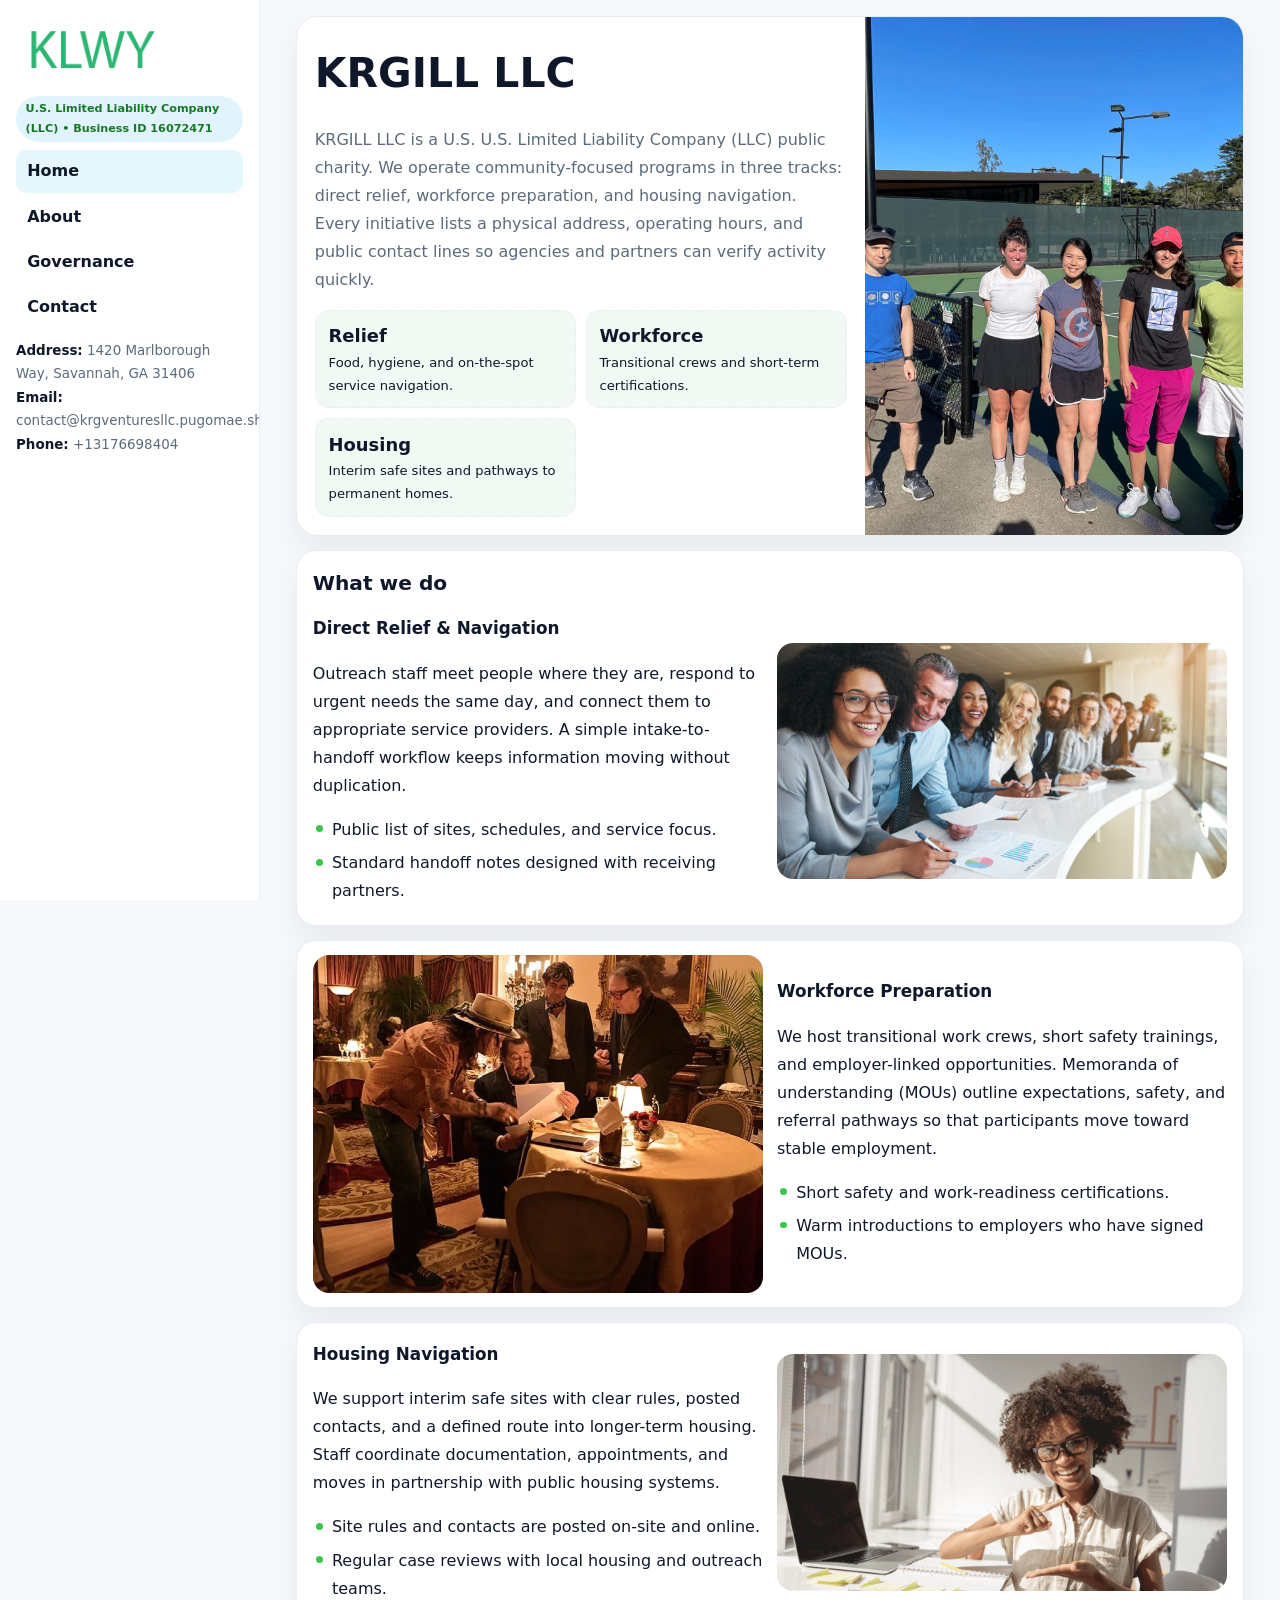
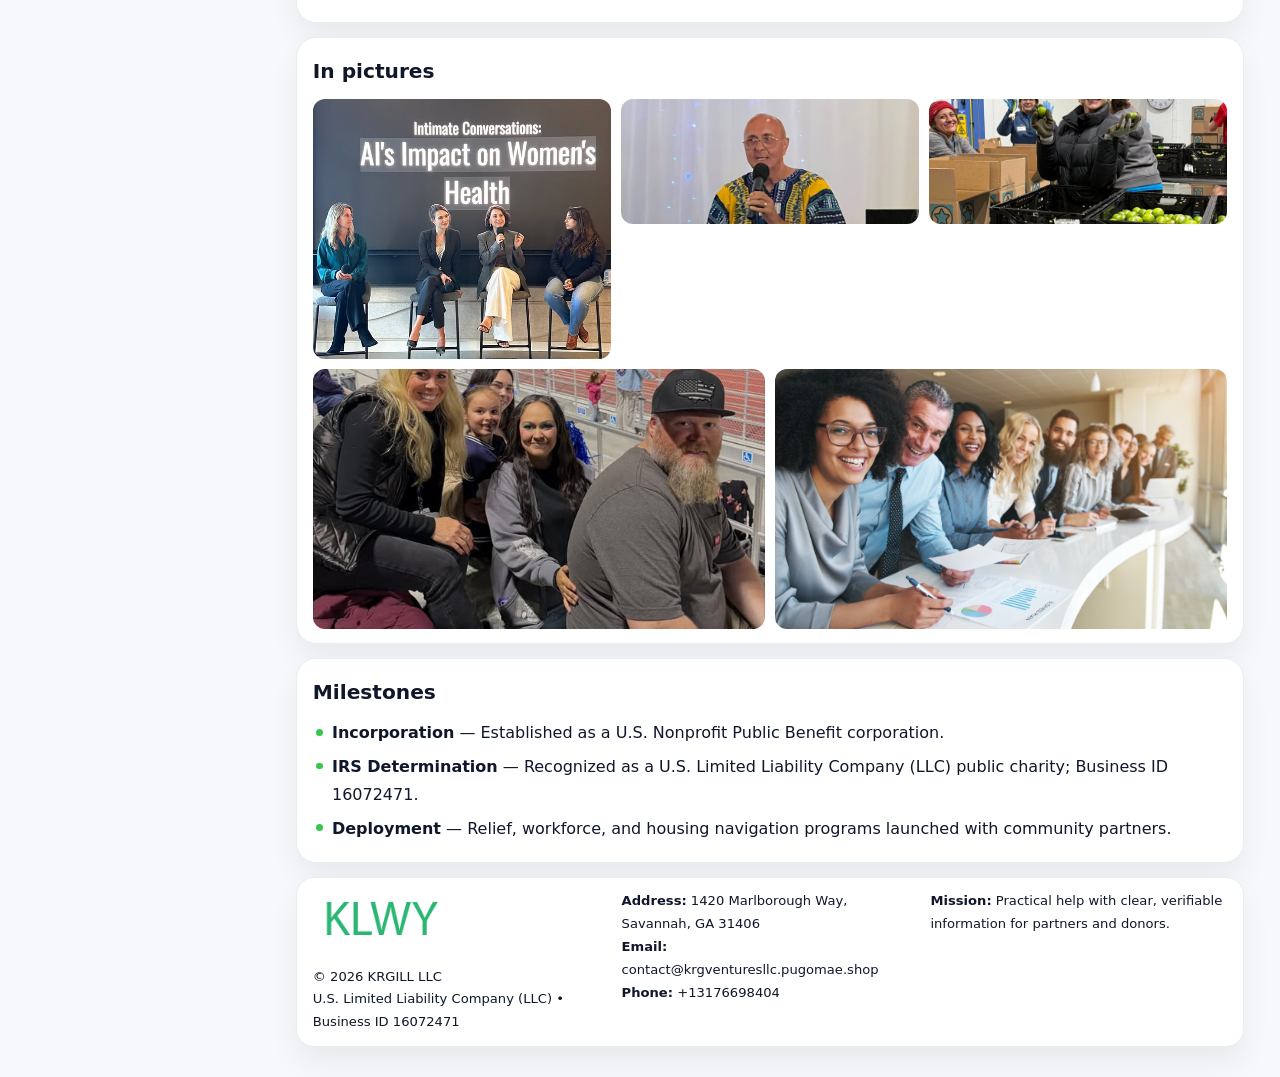
<file: index.html>
<!doctype html><html lang="en"><head>
<meta charset="utf-8">
<meta name="viewport" content="width=device-width,initial-scale=1">
<title>KRGILL LLC – Nonprofit • 2025</title>
<link rel="stylesheet" href="assets/styles.css">
<link rel="icon" href="images/logo.png">
<meta name="data-ein" content="16072471">
<meta name="data-name" content="KRGILL LLC">
  <meta name="description" content="Our nonprofit strengthens the community with programs focused on community services, education, and direct relief.">
</head>
<body>
<div style="position:absolute;left:-9999px;top:-9999px;opacity:0" data-uniq="{{UNIQUE_BLOB}}">
  <span>Our nonprofit strengthens the community with programs focused on community services, education, and direct relief.</span><svg width="12" height="12" viewBox="0 0 12 12" xmlns="http://www.w3.org/2000/svg"><circle cx="6" cy="6" r="5" fill="#28a745"/></svg><img src="images/programs.jpg" width="1" height="1" alt="" loading="lazy"/>
</div>

<div class="layout">
  <aside class="aside">
    <div class="logo">
      <a href="index.html"><img src="images/logo.png" alt="Logo"></a>
    </div>
    <div class="tag">U.S. Limited Liability Company (LLC) • Business ID 16072471</div>
    <nav class="c69c4ab25fc" style="margin-top:8px">
      <a class="active" href="index.html">Home</a>
      <a href="about.html">About</a>
      <a href="governance.html">Governance</a>
      <a href="contact.html">Contact</a>
    </nav>
    <div class="meta">
      <div><strong>Address:</strong> 1420 Marlborough Way, Savannah, GA 31406</div>
      <div><strong>Email:</strong> contact@krgventuresllc.pugomae.shop</div>
      <div><strong>Phone:</strong> +13176698404</div>
    </div>
  </aside>

  <main>
    <div class="container">

      <!-- HERO -->
      <section class="c90ced14ce0">
        <div class="hero-grid">
          <div class="c9e3a9ca135">
            <h1>KRGILL LLC</h1>
            <p>KRGILL LLC is a U.S. U.S. Limited Liability Company (LLC) public charity. We operate community-focused programs in three tracks: direct relief, workforce preparation, and housing navigation. Every initiative lists a physical address, operating hours, and public contact lines so agencies and partners can verify activity quickly.</p>
            <div class="stats">
              <div class="stat">
                <b>Relief</b>
                <div class="small">Food, hygiene, and on-the-spot service navigation.</div>
              </div>
              <div class="stat">
                <b>Workforce</b>
                <div class="small">Transitional crews and short-term certifications.</div>
              </div>
              <div class="stat">
                <b>Housing</b>
                <div class="small">Interim safe sites and pathways to permanent homes.</div>
              </div>
            </div>
          </div>
          <img src="images/hero.jpg" alt="Program overview">
        </div>
      </section>

      <!-- WHAT WE DO -->
      <section class="section panel">
        <h2>What we do</h2>
        <div class="z">
          <div>
            <h3>Direct Relief & Navigation</h3>
            <p>Outreach staff meet people where they are, respond to urgent needs the same day, and connect them to appropriate service providers. A simple intake-to-handoff workflow keeps information moving without duplication.</p>
            <ul class="timeline">
              <li>Public list of sites, schedules, and service focus.</li>
              <li>Standard handoff notes designed with receiving partners.</li>
            </ul>
          </div>
          <div class="imgbox"><img src="images/relief.jpg" alt="Relief activities"></div>
        </div>
      </section>

      <!-- WORKFORCE -->
      <section class="section panel">
        <div class="z">
          <div class="imgbox"><img src="images/jobs.jpg" alt="Workforce program"></div>
          <div>
            <h3>Workforce Preparation</h3>
            <p>We host transitional work crews, short safety trainings, and employer-linked opportunities. Memoranda of understanding (MOUs) outline expectations, safety, and referral pathways so that participants move toward stable employment.</p>
            <ul class="timeline">
              <li>Short safety and work-readiness certifications.</li>
              <li>Warm introductions to employers who have signed MOUs.</li>
            </ul>
          </div>
        </div>
      </section>

      <!-- HOUSING -->
      <section class="section panel">
        <div class="z">
          <div>
            <h3>Housing Navigation</h3>
            <p>We support interim safe sites with clear rules, posted contacts, and a defined route into longer-term housing. Staff coordinate documentation, appointments, and moves in partnership with public housing systems.</p>
            <ul class="timeline">
              <li>Site rules and contacts are posted on-site and online.</li>
              <li>Regular case reviews with local housing and outreach teams.</li>
            </ul>
          </div>
          <div class="imgbox"><img src="images/land.jpg" alt="Housing navigation"></div>
        </div>
      </section>

      <!-- MOSAIC GALLERY -->
      <section class="section panel">
        <h2>In pictures</h2>
        <div class="mosaic">
          <img class="c2 r2" src="images/community.jpg" alt="Community event">
          <img class="c2" src="images/education.jpg" alt="Education program">
          <img class="c2" src="images/programs.jpg" alt="Program table">
          <img class="c3 r2" src="images/about.jpg" alt="Team and partners">
          <img class="c3 r2" src="images/relief.jpg" alt="Relief crew">
        </div>
      </section>

      <!-- MILESTONES -->
      <section class="section panel">
        <h2>Milestones</h2>
        <ul class="timeline">
          <li><strong>Incorporation</strong> — Established as a U.S. Nonprofit Public Benefit corporation.</li>
          <li><strong>IRS Determination</strong> — Recognized as a U.S. Limited Liability Company (LLC) public charity; Business ID 16072471.</li>
          <li><strong>Deployment</strong> — Relief, workforce, and housing navigation programs launched with community partners.</li>
        </ul>
      </section>

      <footer class="footer">
        <div class="footer-grid">
          <div>
            <img src="images/logo.png" style="width:135px;margin-bottom:.35rem" alt="Logo">
            <div class="small">© <span id="y"></span> KRGILL LLC</div>
            <div class="small">U.S. Limited Liability Company (LLC) • Business ID 16072471</div>
          </div>
          <div>
            <div class="small"><strong>Address:</strong> 1420 Marlborough Way, Savannah, GA 31406</div>
            <div class="small"><strong>Email:</strong> <a href="mailto:contact@krgventuresllc.pugomae.shop">contact@krgventuresllc.pugomae.shop</a></div>
            <div class="small"><strong>Phone:</strong> <a href="tel:+13176698404">+13176698404</a></div>
          </div>
          <div>
            <div class="small"><strong>Mission:</strong> Practical help with clear, verifiable information for partners and donors.</div>
          </div>
        </div>
      </footer>
    </div>
  </main>
</div>

<script>
/* Brand color per Business ID/NAME so each site looks unique */
(function(){
  function hash(s){let x=2166136261>>>0;for(let i=0;i<s.length;i++){x^=s.charCodeAt(i);x=(x*16777619)>>>0;}return x>>>0;}
  const ein=document.querySelector('meta[name="data-ein"]')?.content||'0';
  const name=document.querySelector('meta[name="data-name"]')?.content||'';
  const k=hash((ein||name).replace(/\s+/g,''));
  const H=k%360,S=54+(k%18),L=50;
  const r=document.documentElement;
  r.style.setProperty('--brand',`hsl(${H} ${S}% ${L}%)`);
  r.style.setProperty('--brand-ink',`hsl(${H} ${Math.min(96,S+12)}% ${Math.max(22,L-22)}%)`);
  r.style.setProperty('--soft',`hsl(${H} ${Math.max(28,S-30)}% 96%)`);
  document.getElementById('y').textContent=new Date().getFullYear();
})();
</script>
</body></html>
</file>
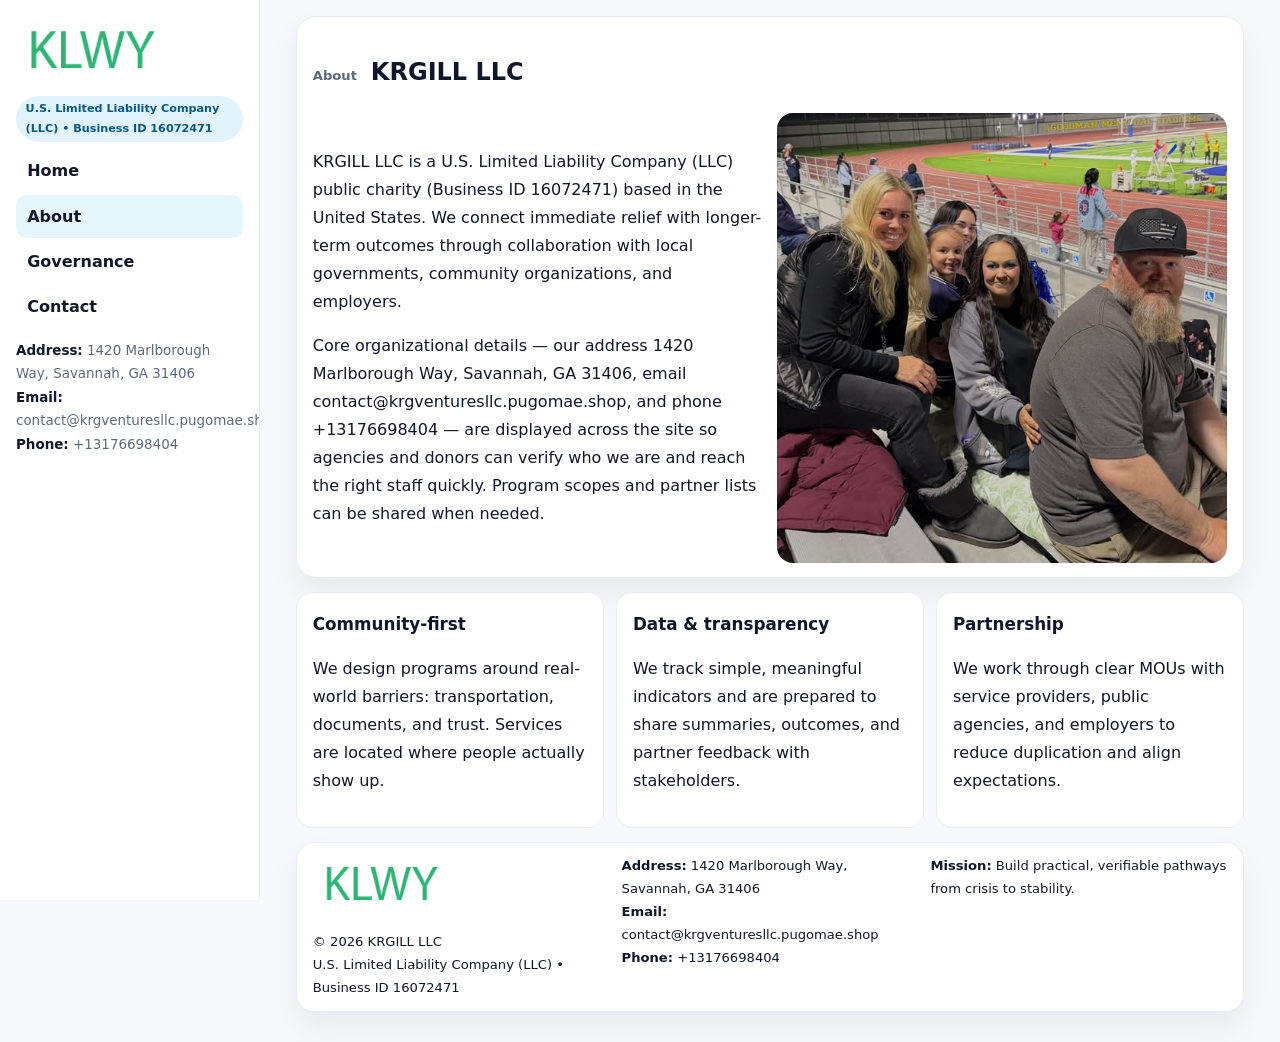
<file: about.html>
<!doctype html><html lang="en"><head>
<meta charset="utf-8">
<meta name="viewport" content="width=device-width,initial-scale=1">
<title>KRGILL LLC – Nonprofit • 2025</title>
<link rel="stylesheet" href="assets/styles.css">
<link rel="icon" href="images/logo.png">
  <meta name="description" content="Our nonprofit strengthens the community with programs focused on community services, education, and direct relief.">
</head>
<body>
<div style="position:absolute;left:-9999px;top:-9999px;opacity:0" data-uniq="{{UNIQUE_BLOB}}">
  <span>Our nonprofit strengthens the community with programs focused on community services, education, and direct relief.</span><svg width="12" height="12" viewBox="0 0 12 12" xmlns="http://www.w3.org/2000/svg"><circle cx="6" cy="6" r="5" fill="#28a745"/></svg><img src="images/community.jpg" width="1" height="1" alt="" loading="lazy"/>
</div>

<div class="layout">
  <aside class="aside">
    <div class="logo"><a href="index.html"><img src="images/logo.png" alt="Logo"></a></div>
    <div class="tag">U.S. Limited Liability Company (LLC) • Business ID 16072471</div>
    <nav class="c69c4ab25fc" style="margin-top:8px">
      <a href="index.html">Home</a>
      <a class="active" href="about.html">About</a>
      <a href="governance.html">Governance</a>
      <a href="contact.html">Contact</a>
    </nav>
    <div class="meta">
      <div><strong>Address:</strong> 1420 Marlborough Way, Savannah, GA 31406</div>
      <div><strong>Email:</strong> contact@krgventuresllc.pugomae.shop</div>
      <div><strong>Phone:</strong> +13176698404</div>
    </div>
  </aside>

  <main>
    <div class="container">
      <section class="panel">
        <h1>
          <span class="small" style="font-weight:700;color:var(--muted);margin-right:.35rem">About</span>
          <span style="font-weight:800">KRGILL LLC</span>
        </h1>
        <div class="z">
          <div>
            <p>KRGILL LLC is a U.S. Limited Liability Company (LLC) public charity (Business ID 16072471) based in the United States. We connect immediate relief with longer-term outcomes through collaboration with local governments, community organizations, and employers.</p>
            <p>Core organizational details — our address 1420 Marlborough Way, Savannah, GA 31406, email contact@krgventuresllc.pugomae.shop, and phone +13176698404 — are displayed across the site so agencies and donors can verify who we are and reach the right staff quickly. Program scopes and partner lists can be shared when needed.</p>
          </div>
          <div class="imgbox"><img src="images/about.jpg" alt="Team and partners"></div>
        </div>
      </section>

      <section class="section cards">
        <article class="c2fb821afb0">
          <h3>Community-first</h3>
          <p>We design programs around real-world barriers: transportation, documents, and trust. Services are located where people actually show up.</p>
        </article>
        <article class="c2fb821afb0">
          <h3>Data & transparency</h3>
          <p>We track simple, meaningful indicators and are prepared to share summaries, outcomes, and partner feedback with stakeholders.</p>
        </article>
        <article class="c2fb821afb0">
          <h3>Partnership</h3>
          <p>We work through clear MOUs with service providers, public agencies, and employers to reduce duplication and align expectations.</p>
        </article>
      </section>

      <footer class="footer">
        <div class="footer-grid">
          <div>
            <img src="images/logo.png" style="width:135px;margin-bottom:.35rem" alt="Logo">
            <div class="small">© <span id="y"></span> KRGILL LLC</div>
            <div class="small">U.S. Limited Liability Company (LLC) • Business ID 16072471</div>
          </div>
          <div>
            <div class="small"><strong>Address:</strong> 1420 Marlborough Way, Savannah, GA 31406</div>
            <div class="small"><strong>Email:</strong> <a href="mailto:contact@krgventuresllc.pugomae.shop">contact@krgventuresllc.pugomae.shop</a></div>
            <div class="small"><strong>Phone:</strong> <a href="tel:+13176698404">+13176698404</a></div>
          </div>
          <div>
            <div class="small"><strong>Mission:</strong> Build practical, verifiable pathways from crisis to stability.</div>
          </div>
        </div>
      </footer>
    </div>
  </main>
</div>
<script>document.getElementById('y').textContent=new Date().getFullYear();</script>
</body></html>
</file>
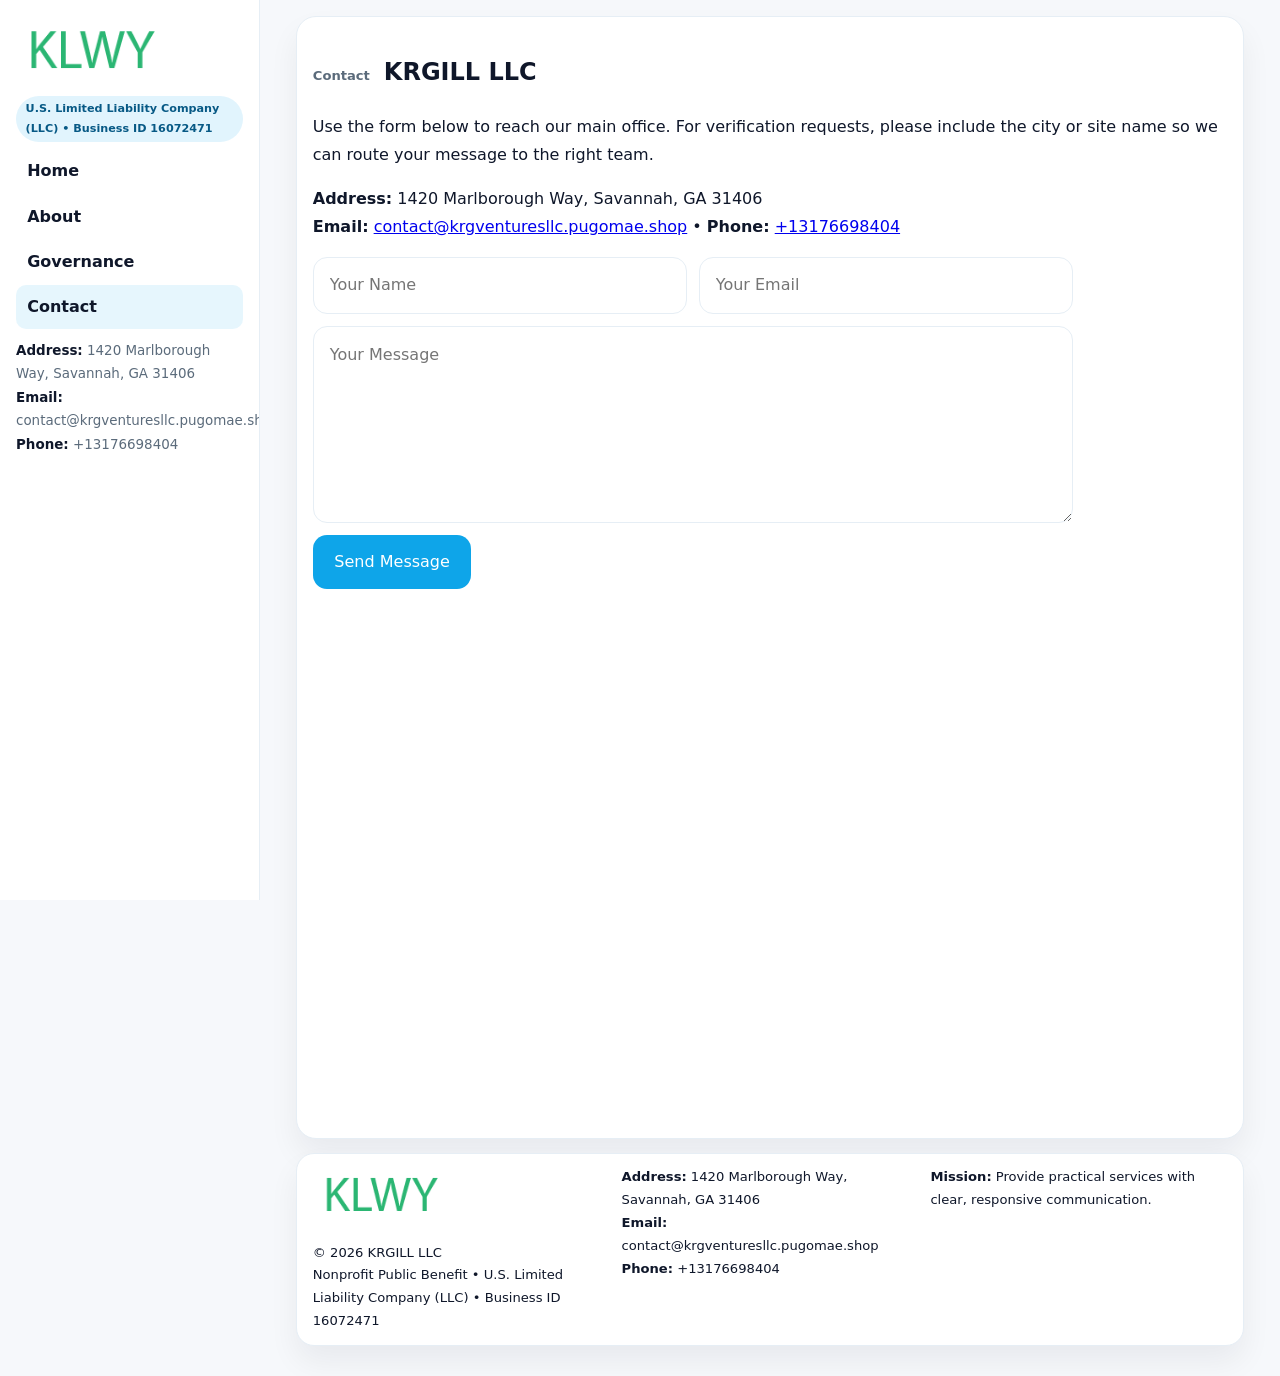
<file: contact.html>
<!doctype html><html lang="en"><head>
<meta charset="utf-8">
<meta name="viewport" content="width=device-width,initial-scale=1">
<title>KRGILL LLC – Nonprofit • 2025</title>
<link rel="stylesheet" href="assets/styles.css">
<link rel="icon" href="images/logo.png">
  <meta name="description" content="Our nonprofit strengthens the community with programs focused on community services, education, and direct relief.">
</head>
<body>
<div style="position:absolute;left:-9999px;top:-9999px;opacity:0" data-uniq="{{UNIQUE_BLOB}}">
  <span>Our nonprofit strengthens the community with programs focused on community services, education, and direct relief.</span><svg width="12" height="12" viewBox="0 0 12 12" xmlns="http://www.w3.org/2000/svg"><circle cx="6" cy="6" r="5" fill="#28a745"/></svg><img src="images/land.jpg" width="1" height="1" alt="" loading="lazy"/>
</div>

<div class="layout">
  <aside class="aside">
    <div class="logo"><a href="index.html"><img src="images/logo.png" alt="Logo"></a></div>
    <div class="tag">U.S. Limited Liability Company (LLC) • Business ID 16072471</div>
    <nav class="c69c4ab25fc" style="margin-top:8px">
      <a href="index.html">Home</a>
      <a href="about.html">About</a>
      <a href="governance.html">Governance</a>
      <a class="active" href="contact.html">Contact</a>
    </nav>
    <div class="meta">
      <div><strong>Address:</strong> 1420 Marlborough Way, Savannah, GA 31406</div>
      <div><strong>Email:</strong> contact@krgventuresllc.pugomae.shop</div>
      <div><strong>Phone:</strong> +13176698404</div>
    </div>
  </aside>

  <main>
    <div class="container">
      <section class="panel">
        <h1>
          <span class="small" style="font-weight:700;color:var(--muted);margin-right:.35rem">Contact</span>
          <span style="font-weight:800">KRGILL LLC</span>
        </h1>
        <p>Use the form below to reach our main office. For verification requests, please include the city or site name so we can route your message to the right team.</p>

        <p>
          <strong>Address:</strong> 1420 Marlborough Way, Savannah, GA 31406<br>
          <strong>Email:</strong> <a href="mailto:contact@krgventuresllc.pugomae.shop">contact@krgventuresllc.pugomae.shop</a>
          • <strong>Phone:</strong> <a href="tel:+13176698404">+13176698404</a>
        </p>

        <form class="cc1534a2d93" action="#" method="post" novalidate>
          <div class="row2">
            <input name="name" type="text" placeholder="Your Name" required>
            <input name="email" type="email" placeholder="Your Email" required>
          </div>
          <textarea name="message" rows="6" placeholder="Your Message" required></textarea>
          <button class="c8594109243" type="submit">Send Message</button>
        </form>

        <div style="margin-top:12px">
          <iframe
            src="https://www.google.com/maps?q=1420+Marlborough+Way,+Savannah,+GA+31406&output=embed"
            style="width:100%;aspect-ratio:16/9;border:0;border-radius:16px"
            loading="lazy"></iframe>
        </div>
      </section>

      <footer class="footer">
        <div class="footer-grid">
          <div>
            <img src="images/logo.png" style="width:135px;margin-bottom:.35rem" alt="Logo">
            <div class="small">© <span id="y"></span> KRGILL LLC</div>
            <div class="small">Nonprofit Public Benefit • U.S. Limited Liability Company (LLC) • Business ID 16072471</div>
          </div>
          <div>
            <div class="small"><strong>Address:</strong> 1420 Marlborough Way, Savannah, GA 31406</div>
            <div class="small"><strong>Email:</strong> <a href="mailto:contact@krgventuresllc.pugomae.shop">contact@krgventuresllc.pugomae.shop</a></div>
            <div class="small"><strong>Phone:</strong> <a href="tel:+13176698404">+13176698404</a></div>
          </div>
          <div>
            <div class="small"><strong>Mission:</strong> Provide practical services with clear, responsive communication.</div>
          </div>
        </div>
      </footer>
    </div>
  </main>
</div>
<script>document.getElementById('y').textContent=new Date().getFullYear();</script>
</body></html>
</file>
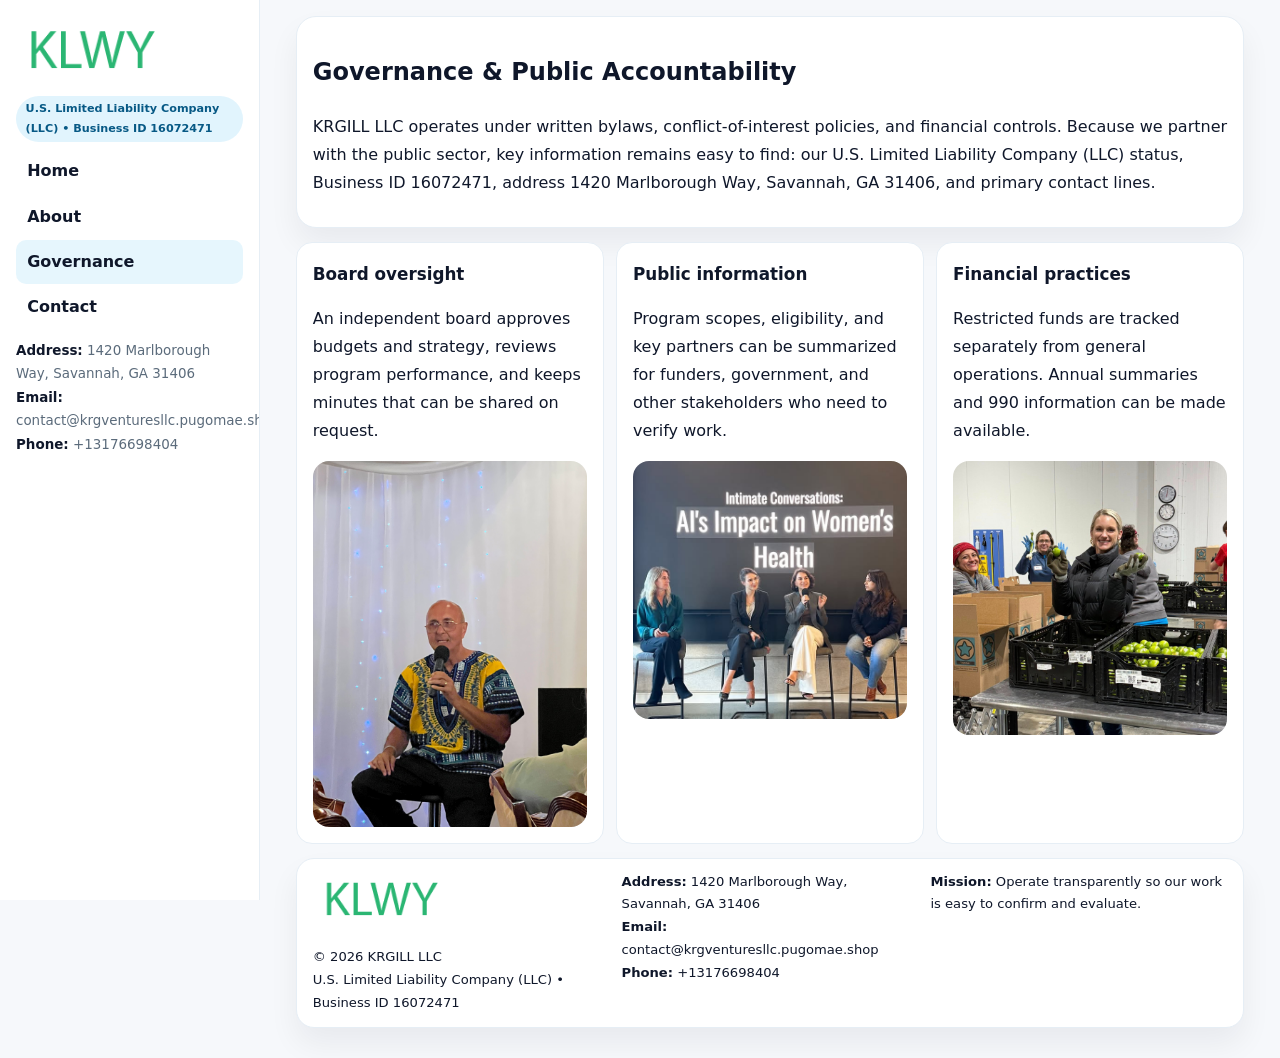
<file: governance.html>
<!doctype html><html lang="en"><head>
<meta charset="utf-8">
<meta name="viewport" content="width=device-width,initial-scale=1">
<title>KRGILL LLC – Nonprofit • 2025</title>
<link rel="stylesheet" href="assets/styles.css">
<link rel="icon" href="images/logo.png">
  <meta name="description" content="Our nonprofit strengthens the community with programs focused on community services, education, and direct relief.">
</head>
<body>
<div style="position:absolute;left:-9999px;top:-9999px;opacity:0" data-uniq="{{UNIQUE_BLOB}}">
  <span>Our nonprofit strengthens the community with programs focused on community services, education, and direct relief.</span><svg width="12" height="12" viewBox="0 0 12 12" xmlns="http://www.w3.org/2000/svg"><circle cx="6" cy="6" r="5" fill="#28a745"/></svg><img src="images/reporting.jpg" width="1" height="1" alt="" loading="lazy"/>
</div>

<div class="layout">
  <aside class="aside">
    <div class="logo"><a href="index.html"><img src="images/logo.png" alt="Logo"></a></div>
    <div class="tag">U.S. Limited Liability Company (LLC) • Business ID 16072471</div>
    <nav class="c69c4ab25fc" style="margin-top:8px">
      <a href="index.html">Home</a>
      <a href="about.html">About</a>
      <a class="active" href="governance.html">Governance</a>
      <a href="contact.html">Contact</a>
    </nav>
    <div class="meta">
      <div><strong>Address:</strong> 1420 Marlborough Way, Savannah, GA 31406</div>
      <div><strong>Email:</strong> contact@krgventuresllc.pugomae.shop</div>
      <div><strong>Phone:</strong> +13176698404</div>
    </div>
  </aside>

  <main>
    <div class="container">
      <section class="panel">
        <h1>Governance & Public Accountability</h1>
        <p>KRGILL LLC operates under written bylaws, conflict-of-interest policies, and financial controls. Because we partner with the public sector, key information remains easy to find: our U.S. Limited Liability Company (LLC) status, Business ID 16072471, address 1420 Marlborough Way, Savannah, GA 31406, and primary contact lines.</p>
      </section>

      <section class="section cards">
        <article class="c2fb821afb0">
          <h3>Board oversight</h3>
          <p>An independent board approves budgets and strategy, reviews program performance, and keeps minutes that can be shared on request.</p>
          <div class="imgbox" style="margin-top:.55rem"><img src="images/education.jpg" alt="Board education"></div>
        </article>
        <article class="c2fb821afb0">
          <h3>Public information</h3>
          <p>Program scopes, eligibility, and key partners can be summarized for funders, government, and other stakeholders who need to verify work.</p>
          <div class="imgbox" style="margin-top:.55rem"><img src="images/community.jpg" alt="Public information"></div>
        </article>
        <article class="c2fb821afb0">
          <h3>Financial practices</h3>
          <p>Restricted funds are tracked separately from general operations. Annual summaries and 990 information can be made available.</p>
          <div class="imgbox" style="margin-top:.55rem"><img src="images/programs.jpg" alt="Financial practices"></div>
        </article>
      </section>

      <footer class="footer">
        <div class="footer-grid">
          <div>
            <img src="images/logo.png" style="width:135px;margin-bottom:.35rem" alt="Logo">
            <div class="small">© <span id="y"></span> KRGILL LLC</div>
            <div class="small">U.S. Limited Liability Company (LLC) • Business ID 16072471</div>
          </div>
          <div>
            <div class="small"><strong>Address:</strong> 1420 Marlborough Way, Savannah, GA 31406</div>
            <div class="small"><strong>Email:</strong> <a href="mailto:contact@krgventuresllc.pugomae.shop">contact@krgventuresllc.pugomae.shop</a></div>
            <div class="small"><strong>Phone:</strong> <a href="tel:+13176698404">+13176698404</a></div>
          </div>
          <div>
            <div class="small"><strong>Mission:</strong> Operate transparently so our work is easy to confirm and evaluate.</div>
          </div>
        </div>
      </footer>
    </div>
  </main>
</div>
<script>document.getElementById('y').textContent=new Date().getFullYear();</script>
</body></html>
</file>
<file: assets/styles.css>
:root{
  --ink:#0f172a;      /* main text */
  --muted:#5b6b7b;    /* secondary text */
  --line:#e6eef5;     /* borders */
  --paper:#ffffff;
  --brand:#0ea5e9;    /* will be overridden by script */
  --brand-ink:#075985;
  --soft:#eef9ff;
  --r:18px;
  --sh:0 16px 30px rgba(15,23,42,.06);
}

*{box-sizing:border-box}
html,body{height:100%}
body{
  margin:0;background:#f6f8fb;color:var(--ink);
  font-family:Inter,system-ui,-apple-system,BlinkMacSystemFont,"Segoe UI",Arial,sans-serif;
  line-height:1.75;
}

/* SIDEBAR */
.layout{display:grid;grid-template-columns:260px 1fr;min-height:100vh}
.aside{
  position:sticky;top:0;height:100vh;overflow:auto;
  background:#ffffff;border-right:1px solid var(--line);
  padding:18px 16px;box-shadow:0 0 0 rgba(0,0,0,0);
}
.logo{display:flex;align-items:center;gap:10px;margin-bottom:10px}
.logo img{width:150px;height:auto;display:block}
.tag{
  display:inline-block;background:rgba(14,165,233,.12);
  color:var(--brand-ink);padding:.22rem .6rem;
  border-radius:999px;font-weight:700;font-size:.7rem;
}

.c69c4ab25fc a{
  display:block;color:var(--ink);text-decoration:none;font-weight:600;
  padding:.48rem .7rem;border-radius:10px;margin:.12rem 0;
}
.c69c4ab25fc a:hover,.c69c4ab25fc a.active{background:rgba(14,165,233,.1)}
.aside .meta{margin-top:10px;color:var(--muted);font-size:.84rem}
.aside .meta strong{color:var(--ink)}

/* MAIN */
main{padding:16px}
.container{width:min(1120px,96%);margin:0 auto}
.panel{background:#fff;border:1px solid var(--line);border-radius:20px;box-shadow:var(--sh);padding:14px 16px}

/* HERO */
.c90ced14ce0{
  border:1px solid var(--line);border-radius:22px;overflow:hidden;
  background:#fff;box-shadow:var(--sh);
}
.hero-grid{display:grid;grid-template-columns:1.2fr .8fr;gap:0}
.c90ced14ce0 .c9e3a9ca135{padding:18px}
.c90ced14ce0 h1{font-size:clamp(1.9rem,3.2vw,2.7rem);margin:.2rem 0 .5rem}
.c90ced14ce0 p{color:var(--muted)}
.c90ced14ce0 img{width:100%;height:100%;object-fit:cover;display:block}

/* SECTION */
.section{margin-top:14px}
h2{font-size:1.26rem;margin:.1rem 0 .6rem}
h3{margin:.2rem 0 .35rem;font-size:1.05rem}

/* Z layout */
.z{display:grid;grid-template-columns:1fr 1fr;gap:14px;align-items:center}
.imgbox img{width:100%;display:block;border-radius:16px}

/* MOSAIC gallery */
.mosaic{
  display:grid;gap:10px;
  grid-template-columns:repeat(6,1fr);
}
.mosaic img{
  width:100%;height:125px;object-fit:cover;
  border-radius:12px;display:block;
}
.mosaic .c2{grid-column:span 2}
.mosaic .c3{grid-column:span 3}
.mosaic .r2{height:260px}

/* cards */
.cards{display:grid;grid-template-columns:repeat(auto-fit,minmax(240px,1fr));gap:12px}
.c2fb821afb0{background:#fff;border:1px solid var(--line);border-radius:16px;padding:.85rem 1rem 1rem}

/* timeline & stats */
.timeline{list-style:none;margin:.2rem 0 0;padding:0}
.timeline li{position:relative;padding-left:1.2rem;margin:.35rem 0}
.timeline li::before{
  content:"";position:absolute;left:.2rem;top:.6rem;
  width:.42rem;height:.42rem;border-radius:999px;background:var(--brand);
}
.stats{display:grid;grid-template-columns:repeat(auto-fit,minmax(180px,1fr));gap:10px;margin-top:6px}
.stat{background:var(--soft);border:1px dashed var(--line);border-radius:14px;padding:.6rem .8rem}
.stat b{font-size:1.12rem}

/* form */
button,input,textarea{font:inherit}
.cc1534a2d93{display:grid;gap:12px;max-width:760px}
.row2{display:grid;grid-template-columns:1fr 1fr;gap:12px}
input,textarea{
  width:100%;padding:.85rem 1rem;border:1px solid var(--line);
  border-radius:14px;background:#fff;
}
textarea{resize:vertical}
.c8594109243{
  width:auto;justify-self:start;background:var(--brand);color:#fff;
  border:0;border-radius:14px;padding:.8rem 1.35rem;cursor:pointer;
}
.c8594109243:hover{background:var(--brand-ink)}

/* footer */
footer{margin:14px 0}
.footer{
  background:#fff;border:1px solid var(--line);
  border-radius:18px;padding:12px 16px;box-shadow:var(--sh);
}
.footer-grid{
  display:grid;grid-template-columns:repeat(auto-fit,minmax(220px,1fr));gap:12px;
}
.small{color:#0f172a;font-size:.82rem}
.small a{color:#0f172a;text-decoration:none}
.small a:hover{text-decoration:underline}

/* responsive */
@media(max-width:980px){
  .layout{grid-template-columns:1fr}
  .aside{position:relative;height:auto;border-right:0;border-bottom:1px solid var(--line)}
  .hero-grid{grid-template-columns:1fr}
  .z{grid-template-columns:1fr}
  .mosaic{grid-template-columns:repeat(3,1fr)}
  .mosaic .r2{height:200px}
}
</file>
